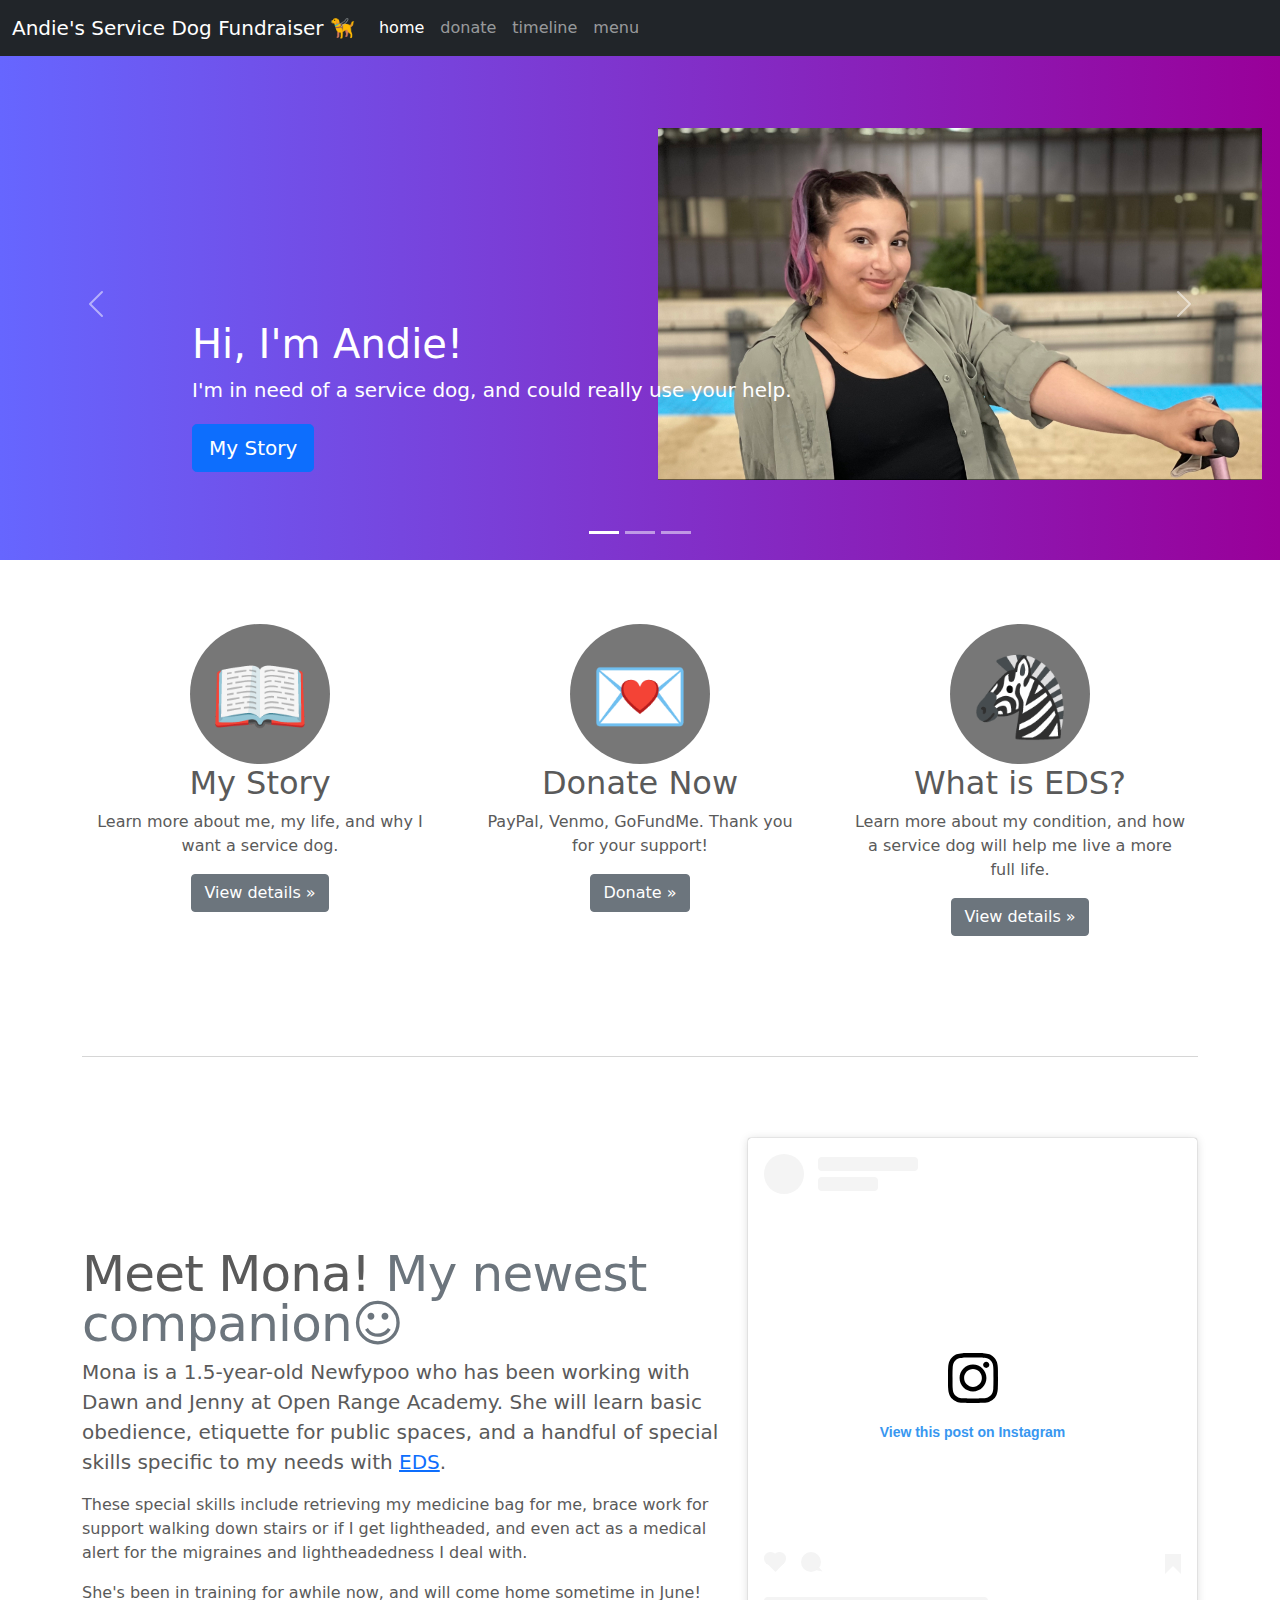
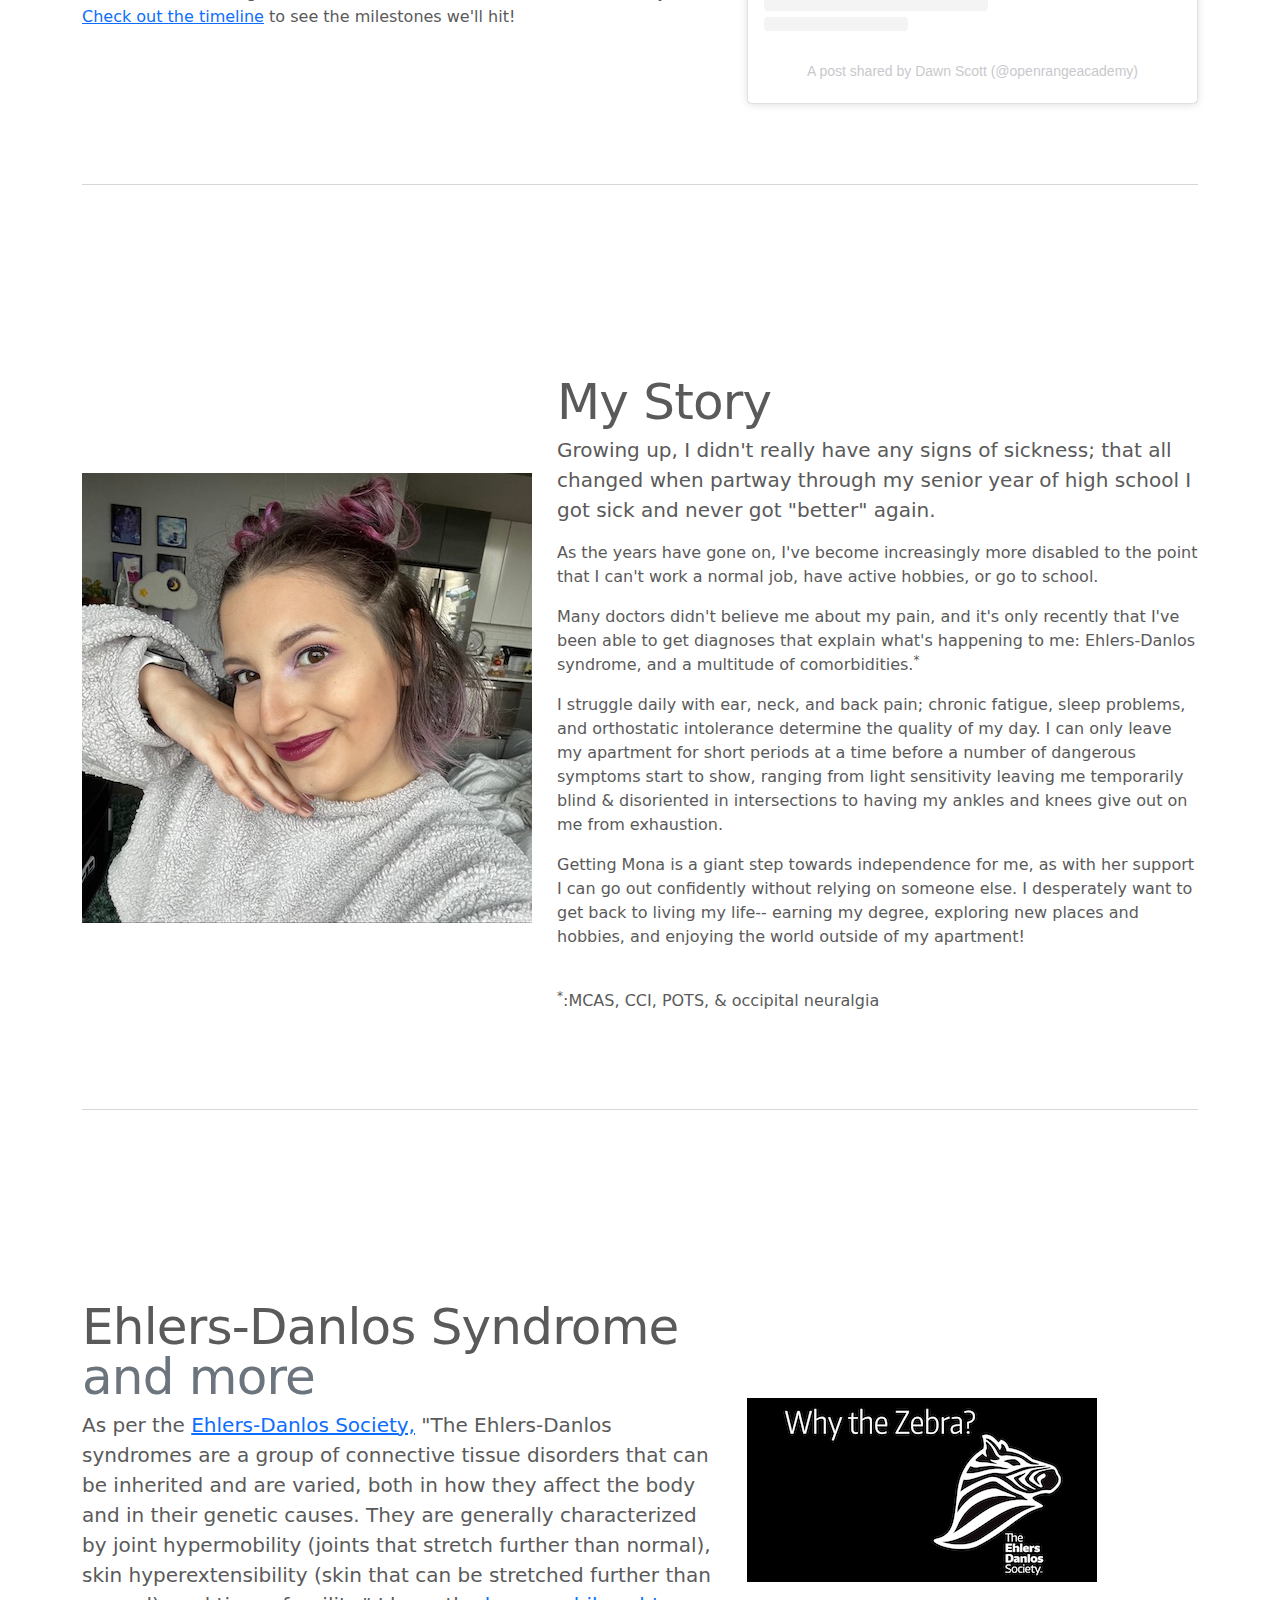
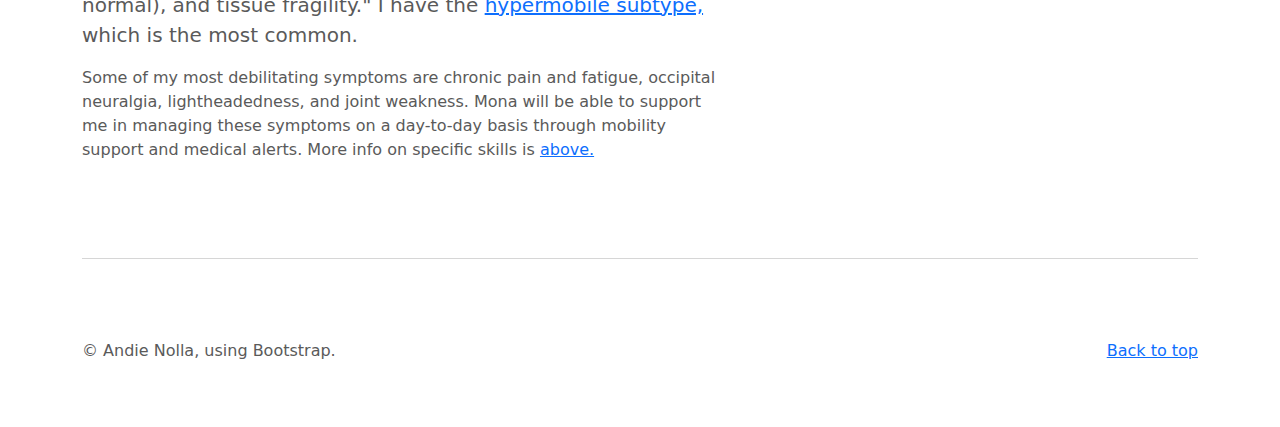
<file: index.html>
<!doctype html>
<html lang="en">
  <head>
    <meta charset="utf-8">
    <meta name="viewport" content="width=device-width, initial-scale=1">
    <meta name="description" content="Fundraiser Website">
    <meta name="author" content="Andie Nolla, Mark Otto, Jacob Thornton, and Bootstrap contributors">
    <meta name="generator" content="Hugo 0.88.1">
    <title> Support Andie! </title>
    <link rel="icon" type="image/x-icon" href="images/favicon.ico">
    <link rel="canonical" href="https://getbootstrap.com/docs/5.1/examples/carousel/">



    <!-- Bootstrap core CSS -->
<link href="assets/dist/css/bootstrap.min.css" rel="stylesheet">

    <style>
      .bd-placeholder-img {
        font-size: 1.125rem;
        text-anchor: middle;
        -webkit-user-select: none;
        -moz-user-select: none;
        user-select: none;
      }

      @media (min-width: 768px) {
        .bd-placeholder-img-lg {
          font-size: 3.5rem;
        }
      }
    </style>


    <!-- Custom styles for this template -->
    <link href="carousel.css" rel="stylesheet">
  </head>
  <body>

<header>
  <nav class="navbar navbar-expand-md navbar-dark fixed-top bg-dark">
    <div class="container-fluid">
      <a class="navbar-brand" href="#">Andie's Service Dog Fundraiser 🦮</a>
      <button class="navbar-toggler" type="button" data-bs-toggle="collapse" data-bs-target="#navbarCollapse" aria-controls="navbarCollapse" aria-expanded="false" aria-label="Toggle navigation">
        <span class="navbar-toggler-icon"></span>
      </button>
      <div class="collapse navbar-collapse" id="navbarCollapse">
        <ul class="navbar-nav me-auto mb-2 mb-md-0">
          <li class="nav-item">
            <a class="nav-link active" aria-current="page" href="#">home</a>
          </li>
          <li class="nav-item">
            <a class="nav-link" href="donate.html">donate</a>
          </li>
          <li class="nav-item">
            <a class="nav-link" aria-current="page" href="timeline.html">timeline</a>
          </li>
          <div class="dropdown">
          <li class="nav-item">
            <a class="nav-link" href="#">menu</a>
          </li>
          <div class="dropdown-content">
            <ul>
                <a class="nav-link" href="#story">life</a>
                <a class="nav-link" href="#eds">disability</a>
                <a class="nav-link" href="#mona">Mona</a>
              </ul>
          </div>
        </div>
        </ul>
      </div>
    </div>
  </nav>
</header>

<main>

  <div id="myCarousel" class="carousel slide" data-bs-ride="carousel">
    <div class="carousel-indicators">
      <button type="button" data-bs-target="#myCarousel" data-bs-slide-to="0" class="active" aria-current="true" aria-label="Slide 1"></button>
      <button type="button" data-bs-target="#myCarousel" data-bs-slide-to="1" aria-label="Slide 2"></button>
      <button type="button" data-bs-target="#myCarousel" data-bs-slide-to="2" aria-label="Slide 3"></button>
    </div>
    <div class="carousel-inner">
      <div class="carousel-item active">
        <img id="me" src="images/me.jpg" alt="Girl sitting on bench with cane.">
        <svg class="gradient" width="100%" height="100%" xmlns="http://www.w3.org/2000/svg" aria-hidden="true" preserveAspectRatio="xMidYMid slice" focusable="false">
          <defs>
              <linearGradient id="grad1" x1="0%" y1="0%" x2="100%" y2="0%">
                <stop offset="0%"
                style="stop-color:rgb(102,102,255);stop-opacity:1" />
                <stop offset="100%"
                style="stop-color:rgb(153,0,153);stop-opacity:1" />
              </linearGradient>
            </defs>
          <rect width="100%" height="100%" fill="url(#grad1)"/></svg>

        <div class="container">
          <div id="intro" class="carousel-caption text-start">
            <h1>Hi, I'm Andie!</h1>
            <p>I'm in need of a service dog, and could really use your help. </p>
            <p><a class="btn btn-lg btn-primary" href="#story">My Story</a></p>
          </div>
        </div>
      </div>
      <div class="carousel-item">
        <img id="monapic"src="images/mona.jpg" alt="Black Newfypoo puppy with big, golden eyes.">
        <svg class="gradient" width="100%" height="100%" xmlns="http://www.w3.org/2000/svg" aria-hidden="true" preserveAspectRatio="xMidYMid slice" focusable="false">
          <defs>
              <linearGradient id="grad2" x1="0%" y1="0%" x2="100%" y2="0%">
                <stop offset="0%"
                style="stop-color:rgb(153,0,153);stop-opacity:1" />
                <stop offset="100%"
                style="stop-color:rgb(255,204,255);stop-opacity:1" />
              </linearGradient>
            </defs>
          <rect width="100%" height="100%" fill="url(#grad2)"/></svg>


        <div class="container">
          <div class="carousel-caption">
            <h1>Meet Mona</h1>
            <p>Get to know the dog I'll be working with!</p>
            <p><a class="btn btn-lg btn-primary" href="#mona">Learn more</a></p>
          </div>
        </div>
      </div>
      <div class="carousel-item">
        <svg class="gradient" width="100%" height="100%" xmlns="http://www.w3.org/2000/svg" aria-hidden="true" preserveAspectRatio="xMidYMid slice" focusable="false">
          <defs>
              <linearGradient id="grad3" x1="0%" y1="0%" x2="100%" y2="0%">
                <stop offset="0%"
                style="stop-color:rgb(255,204,255);stop-opacity:1" />
                <stop offset="100%"
                style="stop-color:rgb(102,102,255);stop-opacity:1" />
              </linearGradient>
            </defs>
          <rect width="100%" height="100%" fill="url(#grad3)"/></svg>

        <div class="container">
          <div class="carousel-caption text-end">
            <h1>Give Today</h1>
            <p>Your support would mean everything to me as I try to get back out into the world. </p>
            <p><a class="btn btn-lg btn-primary" href="donate.html">Donate</a></p>
          </div>
        </div>
      </div>
    </div>
    <button class="carousel-control-prev" type="button" data-bs-target="#myCarousel" data-bs-slide="prev">
      <span class="carousel-control-prev-icon" aria-hidden="true"></span>
      <span class="visually-hidden">Previous</span>
    </button>
    <button class="carousel-control-next" type="button" data-bs-target="#myCarousel" data-bs-slide="next">
      <span class="carousel-control-next-icon" aria-hidden="true"></span>
      <span class="visually-hidden">Next</span>
    </button>
  </div>


  <!-- Marketing messaging and featurettes
  ================================================== -->
  <!-- Wrap the rest of the page in another container to center all the content. -->

  <div class="container marketing">

    <!-- Three columns of text below the carousel -->
    <div class="row">
      <div class="col-lg-4">
        <svg class="bd-placeholder-img rounded-circle" width="140" height="140" xmlns="http://www.w3.org/2000/svg" role="img" aria-label="Placeholder: 140x140" preserveAspectRatio="xMidYMid slice" focusable="false">
          <rect width="100%" height="100%" fill="#777"/>
          <text fill="#ffffff" font-size="80" font-family="Verdana" x="70" y="100">📖</text></svg>

        <h2>My Story</h2>
        <p>Learn more about me, my life, and why I want a service dog.</p>
        <p><a class="btn btn-secondary" href="#story">View details &raquo;</a></p>
      </div><!-- /.col-lg-4 -->
      <div class="col-lg-4">
        <svg class="bd-placeholder-img rounded-circle" width="140" height="140" xmlns="http://www.w3.org/2000/svg" role="img" aria-label="Placeholder: 140x140" preserveAspectRatio="xMidYMid slice" focusable="false">
          <rect width="100%" height="100%" fill="#777"/>
          <text fill="#ffffff" font-size="80" font-family="Verdana" x="70" y="100">💌</text></svg>

        <h2>Donate Now</h2>
        <p>PayPal, Venmo, GoFundMe. Thank you for your support!</p>
        <p><a class="btn btn-secondary" href="donate.html">Donate &raquo;</a></p>
      </div><!-- /.col-lg-4 -->
      <div class="col-lg-4">
        <svg class="bd-placeholder-img rounded-circle" width="140" height="140" xmlns="http://www.w3.org/2000/svg" role="img" aria-label="Placeholder: 140x140" preserveAspectRatio="xMidYMid slice" focusable="false">
          <rect width="100%" height="100%" fill="#777"/>
          <text fill="#ffffff" font-size="80" font-family="Verdana" x="70" y="100">🦓</text></svg>

        <h2>What is EDS?</h2>
        <p>Learn more about my condition, and how a service dog will help me live a more full life.</p>
        <p><a class="btn btn-secondary" href="#eds">View details &raquo;</a></p>
      </div><!-- /.col-lg-4 -->
    </div><!-- /.row -->


    <!-- START THE FEATURETTES -->

    <hr class="featurette-divider" id="mona">

    <div class="row featurette">
      <div class="col-md-7">
        <h2 class="featurette-heading">Meet Mona! <span class="text-muted">My newest companion☺︎</span></h2>
        <p class="lead">Mona is a 1.5-year-old Newfypoo who has been working with Dawn and Jenny at Open Range Academy. She will learn basic obedience, etiquette for public spaces, and a handful of special skills specific to my needs with <a href="index.html#eds">EDS</a>. </p>
        <p> These special skills include retrieving my medicine bag for me, brace work for support walking down stairs or if I get lightheaded, and even act as a medical alert for the migraines and lightheadedness I deal with. </p>
        <p>She's been in training for awhile now, and will come home sometime in June! <a href="timeline.html">Check out the timeline</a> to see the milestones we'll hit!
      </div>
      <div class="col-md-5">
        <blockquote class="instagram-media" data-instgrm-captioned data-instgrm-permalink="https://www.instagram.com/p/CM933rnhqYR/?utm_source=ig_embed&amp;utm_campaign=loading" data-instgrm-version="14" style=" background:#FFF; border:0; border-radius:3px; box-shadow:0 0 1px 0 rgba(0,0,0,0.5),0 1px 10px 0 rgba(0,0,0,0.15); margin: 1px; max-width:540px; min-width:326px; padding:0; width:99.375%; width:-webkit-calc(100% - 2px); width:calc(100% - 2px);"><div style="padding:16px;"> <a href="https://www.instagram.com/p/CM933rnhqYR/?utm_source=ig_embed&amp;utm_campaign=loading" style=" background:#FFFFFF; line-height:0; padding:0 0; text-align:center; text-decoration:none; width:100%;" target="_blank"> <div style=" display: flex; flex-direction: row; align-items: center;"> <div style="background-color: #F4F4F4; border-radius: 50%; flex-grow: 0; height: 40px; margin-right: 14px; width: 40px;"></div> <div style="display: flex; flex-direction: column; flex-grow: 1; justify-content: center;"> <div style=" background-color: #F4F4F4; border-radius: 4px; flex-grow: 0; height: 14px; margin-bottom: 6px; width: 100px;"></div> <div style=" background-color: #F4F4F4; border-radius: 4px; flex-grow: 0; height: 14px; width: 60px;"></div></div></div><div style="padding: 19% 0;"></div> <div style="display:block; height:50px; margin:0 auto 12px; width:50px;"><svg width="50px" height="50px" viewBox="0 0 60 60" version="1.1" xmlns="https://www.w3.org/2000/svg" xmlns:xlink="https://www.w3.org/1999/xlink"><g stroke="none" stroke-width="1" fill="none" fill-rule="evenodd"><g transform="translate(-511.000000, -20.000000)" fill="#000000"><g><path d="M556.869,30.41 C554.814,30.41 553.148,32.076 553.148,34.131 C553.148,36.186 554.814,37.852 556.869,37.852 C558.924,37.852 560.59,36.186 560.59,34.131 C560.59,32.076 558.924,30.41 556.869,30.41 M541,60.657 C535.114,60.657 530.342,55.887 530.342,50 C530.342,44.114 535.114,39.342 541,39.342 C546.887,39.342 551.658,44.114 551.658,50 C551.658,55.887 546.887,60.657 541,60.657 M541,33.886 C532.1,33.886 524.886,41.1 524.886,50 C524.886,58.899 532.1,66.113 541,66.113 C549.9,66.113 557.115,58.899 557.115,50 C557.115,41.1 549.9,33.886 541,33.886 M565.378,62.101 C565.244,65.022 564.756,66.606 564.346,67.663 C563.803,69.06 563.154,70.057 562.106,71.106 C561.058,72.155 560.06,72.803 558.662,73.347 C557.607,73.757 556.021,74.244 553.102,74.378 C549.944,74.521 548.997,74.552 541,74.552 C533.003,74.552 532.056,74.521 528.898,74.378 C525.979,74.244 524.393,73.757 523.338,73.347 C521.94,72.803 520.942,72.155 519.894,71.106 C518.846,70.057 518.197,69.06 517.654,67.663 C517.244,66.606 516.755,65.022 516.623,62.101 C516.479,58.943 516.448,57.996 516.448,50 C516.448,42.003 516.479,41.056 516.623,37.899 C516.755,34.978 517.244,33.391 517.654,32.338 C518.197,30.938 518.846,29.942 519.894,28.894 C520.942,27.846 521.94,27.196 523.338,26.654 C524.393,26.244 525.979,25.756 528.898,25.623 C532.057,25.479 533.004,25.448 541,25.448 C548.997,25.448 549.943,25.479 553.102,25.623 C556.021,25.756 557.607,26.244 558.662,26.654 C560.06,27.196 561.058,27.846 562.106,28.894 C563.154,29.942 563.803,30.938 564.346,32.338 C564.756,33.391 565.244,34.978 565.378,37.899 C565.522,41.056 565.552,42.003 565.552,50 C565.552,57.996 565.522,58.943 565.378,62.101 M570.82,37.631 C570.674,34.438 570.167,32.258 569.425,30.349 C568.659,28.377 567.633,26.702 565.965,25.035 C564.297,23.368 562.623,22.342 560.652,21.575 C558.743,20.834 556.562,20.326 553.369,20.18 C550.169,20.033 549.148,20 541,20 C532.853,20 531.831,20.033 528.631,20.18 C525.438,20.326 523.257,20.834 521.349,21.575 C519.376,22.342 517.703,23.368 516.035,25.035 C514.368,26.702 513.342,28.377 512.574,30.349 C511.834,32.258 511.326,34.438 511.181,37.631 C511.035,40.831 511,41.851 511,50 C511,58.147 511.035,59.17 511.181,62.369 C511.326,65.562 511.834,67.743 512.574,69.651 C513.342,71.625 514.368,73.296 516.035,74.965 C517.703,76.634 519.376,77.658 521.349,78.425 C523.257,79.167 525.438,79.673 528.631,79.82 C531.831,79.965 532.853,80.001 541,80.001 C549.148,80.001 550.169,79.965 553.369,79.82 C556.562,79.673 558.743,79.167 560.652,78.425 C562.623,77.658 564.297,76.634 565.965,74.965 C567.633,73.296 568.659,71.625 569.425,69.651 C570.167,67.743 570.674,65.562 570.82,62.369 C570.966,59.17 571,58.147 571,50 C571,41.851 570.966,40.831 570.82,37.631"></path></g></g></g></svg></div><div style="padding-top: 8px;"> <div style=" color:#3897f0; font-family:Arial,sans-serif; font-size:14px; font-style:normal; font-weight:550; line-height:18px;">View this post on Instagram</div></div><div style="padding: 12.5% 0;"></div> <div style="display: flex; flex-direction: row; margin-bottom: 14px; align-items: center;"><div> <div style="background-color: #F4F4F4; border-radius: 50%; height: 12.5px; width: 12.5px; transform: translateX(0px) translateY(7px);"></div> <div style="background-color: #F4F4F4; height: 12.5px; transform: rotate(-45deg) translateX(3px) translateY(1px); width: 12.5px; flex-grow: 0; margin-right: 14px; margin-left: 2px;"></div> <div style="background-color: #F4F4F4; border-radius: 50%; height: 12.5px; width: 12.5px; transform: translateX(9px) translateY(-18px);"></div></div><div style="margin-left: 8px;"> <div style=" background-color: #F4F4F4; border-radius: 50%; flex-grow: 0; height: 20px; width: 20px;"></div> <div style=" width: 0; height: 0; border-top: 2px solid transparent; border-left: 6px solid #f4f4f4; border-bottom: 2px solid transparent; transform: translateX(16px) translateY(-4px) rotate(30deg)"></div></div><div style="margin-left: auto;"> <div style=" width: 0px; border-top: 8px solid #F4F4F4; border-right: 8px solid transparent; transform: translateY(16px);"></div> <div style=" background-color: #F4F4F4; flex-grow: 0; height: 12px; width: 16px; transform: translateY(-4px);"></div> <div style=" width: 0; height: 0; border-top: 8px solid #F4F4F4; border-left: 8px solid transparent; transform: translateY(-4px) translateX(8px);"></div></div></div> <div style="display: flex; flex-direction: column; flex-grow: 1; justify-content: center; margin-bottom: 24px;"> <div style=" background-color: #F4F4F4; border-radius: 4px; flex-grow: 0; height: 14px; margin-bottom: 6px; width: 224px;"></div> <div style=" background-color: #F4F4F4; border-radius: 4px; flex-grow: 0; height: 14px; width: 144px;"></div></div></a><p style=" color:#c9c8cd; font-family:Arial,sans-serif; font-size:14px; line-height:17px; margin-bottom:0; margin-top:8px; overflow:hidden; padding:8px 0 7px; text-align:center; text-overflow:ellipsis; white-space:nowrap;"><a href="https://www.instagram.com/p/CM933rnhqYR/?utm_source=ig_embed&amp;utm_campaign=loading" style=" color:#c9c8cd; font-family:Arial,sans-serif; font-size:14px; font-style:normal; font-weight:normal; line-height:17px; text-decoration:none;" target="_blank">A post shared by Dawn Scott (@openrangeacademy)</a></p></div></blockquote> <script async src="https://www.instagram.com/embed.js"></script>

      </div>
    </div>

    <hr class="featurette-divider" id="story">

    <div class="row featurette">
      <div class="col-md-7 order-md-2">
        <h2 class="featurette-heading">My Story</h2>
        <p class="lead">Growing up, I didn't really have any signs of sickness; that all changed when partway through my senior year of high school I got sick and never got "better" again.</p>
        <p>As the years have gone on, I've become increasingly more disabled to the point that I can't work a normal job, have active hobbies, or go to school. </p>
        <p>Many doctors didn't believe me about my pain, and it's only recently that I've been able to get diagnoses that explain what's happening to me: Ehlers-Danlos syndrome, and a multitude of comorbidities.<sup>*</sup></p>
        <p>I struggle daily with ear, neck, and back pain; chronic fatigue, sleep problems, and orthostatic intolerance determine the quality of my day. I can only leave my apartment for short periods at a time before a number of dangerous symptoms start to show, ranging from light sensitivity leaving me temporarily blind & disoriented in intersections to having my ankles and knees give out on me from exhaustion.</p>
        <p>Getting Mona is a giant step towards independence for me, as with her support I can go out confidently without relying on someone else. I desperately want to get back to living my life-- earning my degree, exploring new places and hobbies, and enjoying the world outside of my apartment!</p>
        <br>
        <p><sup>*</sup>:MCAS, CCI, POTS, & occipital neuralgia</p>
      </div>
      <div class="col-md-5 order-md-1 fix">
        <img src="images/me2.jpg" alt="Girl with tan skin, purple hair and makeup, and a light grey cropped sweater.">

      </div>
    </div>

    <hr class="featurette-divider" id="eds">

    <div class="row featurette">
      <div class="col-md-7">
        <h2 class="featurette-heading">Ehlers-Danlos Syndrome <span class="text-muted">and more</span></h2>
          <p class="lead">As per the <a href="https://ehlers-danlos.com/wp-content/uploads/WhatAreEDS2017-USletter.pdf" target="_blank">Ehlers-Danlos Society,</a> "The Ehlers-Danlos syndromes are a group of connective tissue disorders that can be inherited and are
  varied, both in how they affect the body and in their
  genetic causes. They are generally characterized by
  joint hypermobility (joints that stretch further than
  normal), skin hyperextensibility (skin that can be
  stretched further than normal), and tissue fragility."
  I have the <a href="https://www.ehlers-danlos.com/2017-eds-classification-non-experts/hypermobile-ehlers-danlos-syndrome-clinical-description-natural-history/" target="_blank">hypermobile subtype,</a> which is the most common. </p>
  <p>Some of my most debilitating symptoms are chronic pain and fatigue, occipital neuralgia, lightheadedness,
    and joint weakness. Mona will be able to support me in managing these symptoms on a day-to-day basis through mobility support and medical alerts. More info on specific skills is <a href="index.html#mona">above.</a>
      </div>
      <div class="col-md-5 fix">
        <a href="https://www.ehlers-danlos.com/why-the-zebra/" target="_blank">
        <img src="images/eds.png" alt="EDS Zebra Logo">
      </a>
      </div>
    </div>

    <hr class="featurette-divider">

    <!-- /END THE FEATURETTES -->

  </div><!-- /.container -->


  <!-- FOOTER -->
  <footer class="container">
    <p class="float-end"><a href="#">Back to top</a></p>
    <p>&copy; Andie Nolla, using Bootstrap. </p>
  </footer>
</main>


    <script src="assets/dist/js/bootstrap.bundle.min.js"></script>


  </body>
</html>
</file>
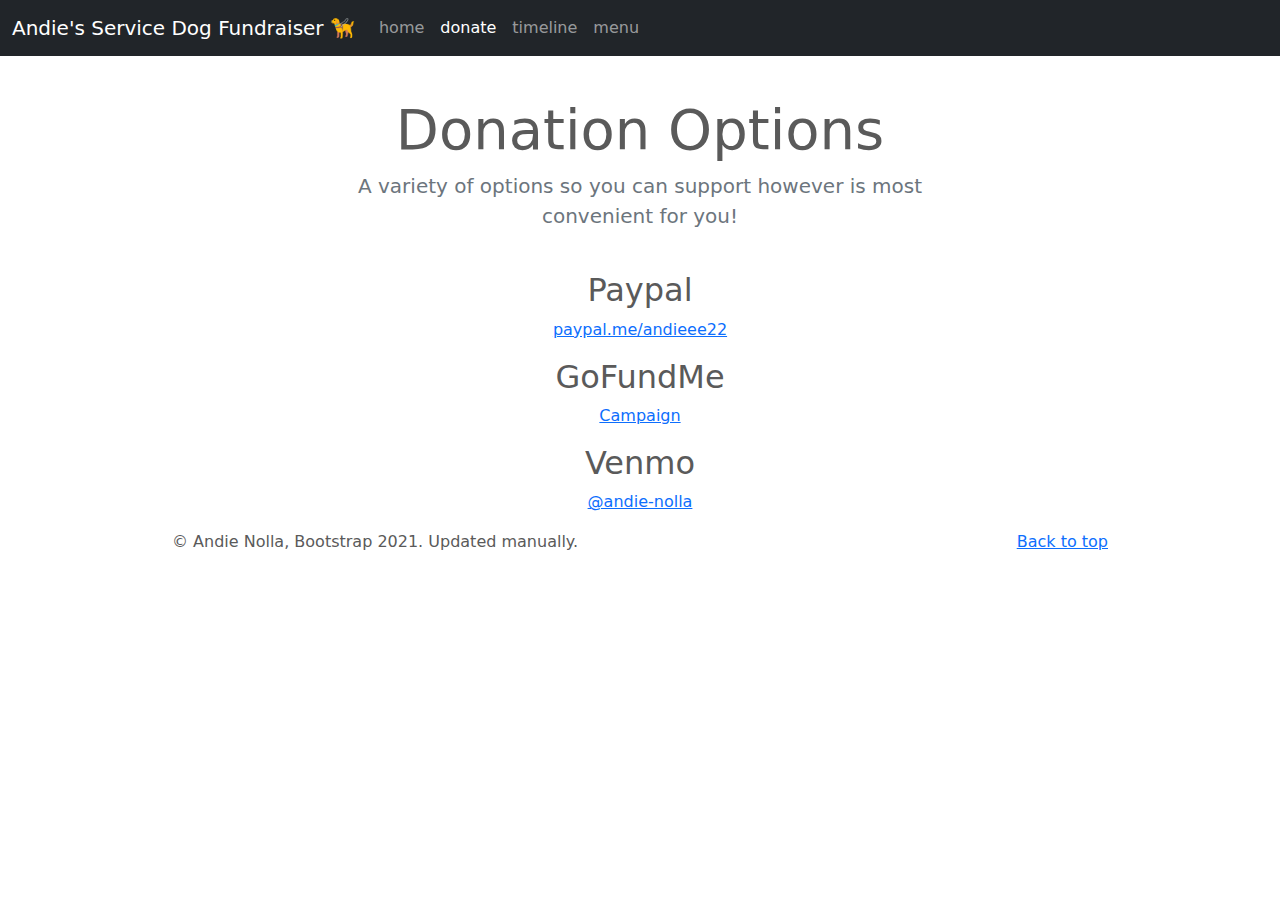
<file: donate.html>
<!doctype html>
<html lang="en">
  <head>
    <meta charset="utf-8">
    <meta name="viewport" content="width=device-width, initial-scale=1">
    <meta name="description" content="Fundraiser Website">
    <meta name="author" content="Andie Nolla, Mark Otto, Jacob Thornton, and Bootstrap contributors">
    <meta name="generator" content="Hugo 0.88.1">
    <title> Support Andie! </title>
    <link rel="icon" type="image/x-icon" href="images/favicon.ico">
    <link rel="canonical" href="https://getbootstrap.com/docs/5.1/examples/carousel/">



    <!-- Bootstrap core CSS -->
<link href="assets/dist/css/bootstrap.min.css" rel="stylesheet">
<style>
  .bd-placeholder-img {
    font-size: 1.125rem;
    text-anchor: middle;
    -webkit-user-select: none;
    -moz-user-select: none;
    user-select: none;
  }

  @media (min-width: 768px) {
    .bd-placeholder-img-lg {
      font-size: 3.5rem;
    }
  }
</style>


    <!-- Custom styles for this template -->
    <link href="donate.css" rel="stylesheet">
  </head>
  <body>

<header>
  <nav class="navbar navbar-expand-md navbar-dark fixed-top bg-dark">
    <div class="container-fluid">
      <a class="navbar-brand" href="#">Andie's Service Dog Fundraiser 🦮 </a>
      <button class="navbar-toggler" type="button" data-bs-toggle="collapse" data-bs-target="#navbarCollapse" aria-controls="navbarCollapse" aria-expanded="false" aria-label="Toggle navigation">
        <span class="navbar-toggler-icon"></span>
      </button>
      <div class="collapse navbar-collapse" id="navbarCollapse">
        <ul class="navbar-nav me-auto mb-2 mb-md-0">
          <li class="nav-item">
            <a class="nav-link"  href="index.html">home</a>
          </li>
          <li class="nav-item">
            <a class="nav-link active" aria-current="page" href="#">donate</a>
          </li>
          <li class="nav-item">
            <a class="nav-link" aria-current="page" href="timeline.html">timeline</a>
          </li>
          <div class="dropdown">
          <li class="nav-item">
            <a class="nav-link" href="#">menu</a>
          </li>
          <div class="dropdown-content">
            <ul>
                <a class="nav-link" href="index.html#story">life</a>
                <a class="nav-link" href="index.html#eds">disability</a>
                <a class="nav-link" href="index.html#mona">Mona</a>
              </ul>
          </div>
        </div>
        </ul>
      </div>
    </div>
  </nav>
  <div class="pricing-header p-3 pb-md-4 mx-auto text-center">
      <h1 class="display-4 fw-normal">Donation Options</h1>
      <p class="fs-5 text-muted">A variety of options so you can support however is most convenient for you!</p>
    </div>
</header>
<main>
  <div class="options">
<h2>Paypal</h2>
<p><a href="https://www.paypal.com/paypalme/andieee22">paypal.me/andieee22</a></p>
<h2>GoFundMe</h2>
<p><a href="https://www.gofundme.com/f/service-dog-for-andie">Campaign</a></p>
<h2>Venmo</h2>
<p><a href="https://www.venmo.com/u/Andie-Nolla">@andie-nolla</a></p>
</div>

<!-- FOOTER -->
<footer class="container">
  <p class="float-end"><a href="#">Back to top</a></p>
  <p>&copy; Andie Nolla, Bootstrap 2021. Updated manually.</p>
</footer>
</main>


  <script src="assets/dist/js/bootstrap.bundle.min.js"></script>


</body>
</html>
</file>
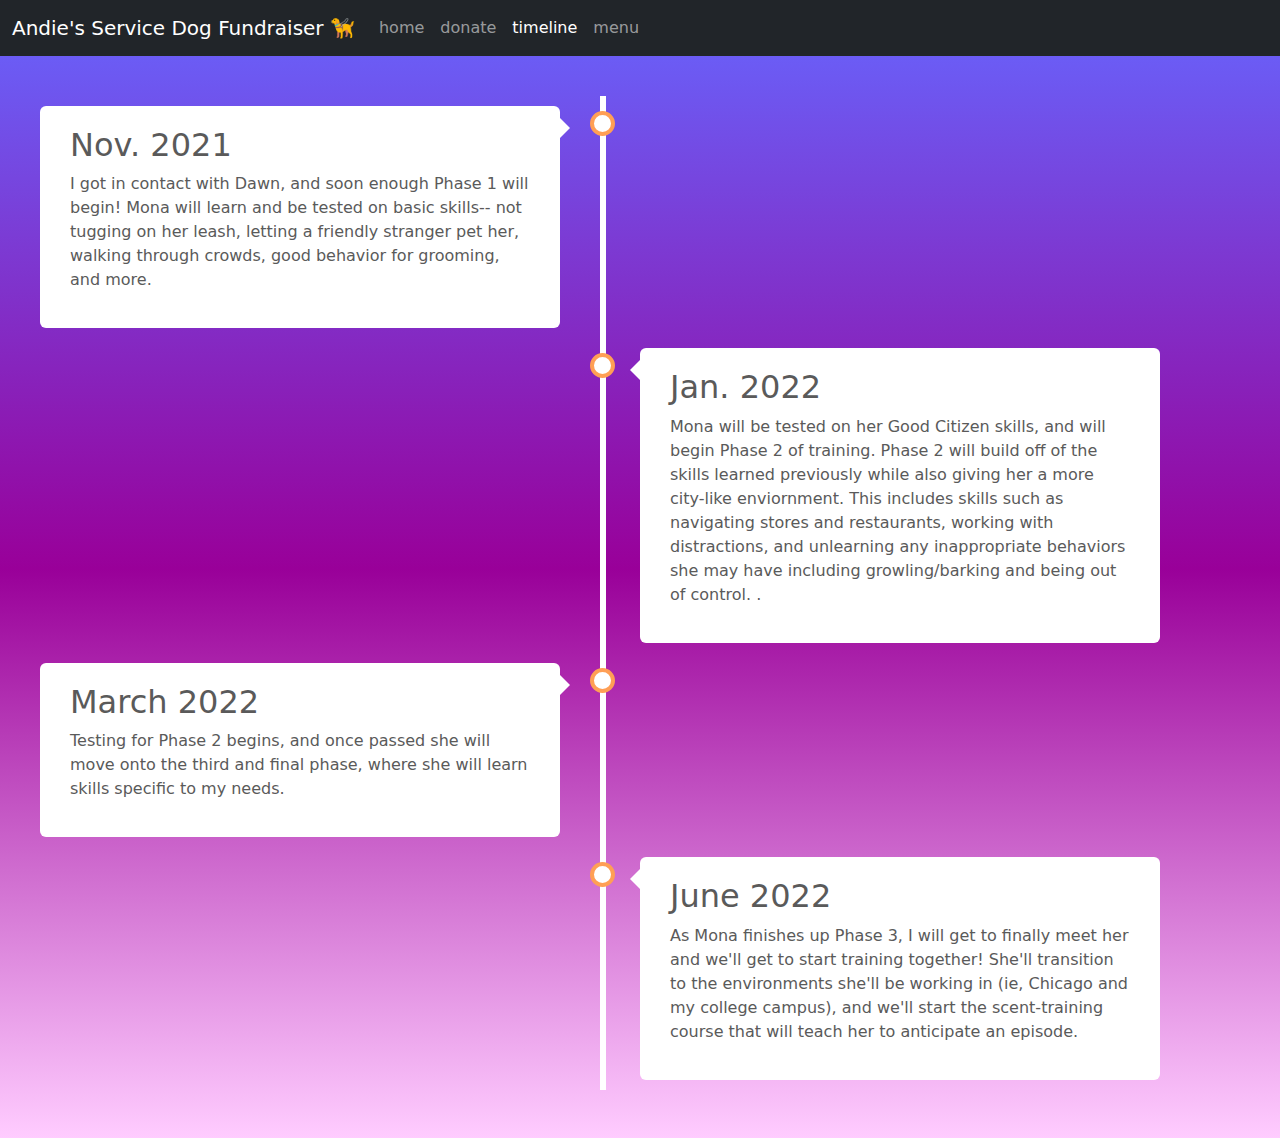
<file: timeline.html>
<!doctype html>
<html lang="en">
  <head>
    <meta charset="utf-8">
    <meta name="viewport" content="width=device-width, initial-scale=1.0">
    <meta name="description" content="Fundraiser Website">
    <meta name="author" content="Andie Nolla, Mark Otto, Jacob Thornton, and Bootstrap contributors">
    <meta name="generator" content="Hugo 0.88.1">
    <title> Support Andie! </title>
    <link rel="icon" type="image/x-icon" href="images/favicon.ico">
    <link rel="canonical" href="https://getbootstrap.com/docs/5.1/examples/carousel/">



    <!-- Bootstrap core CSS -->
<link href="assets/dist/css/bootstrap.min.css" rel="stylesheet">

    <style>
      .bd-placeholder-img {
        font-size: 1.125rem;
        text-anchor: middle;
        -webkit-user-select: none;
        -moz-user-select: none;
        user-select: none;
      }

      @media (min-width: 768px) {
        .bd-placeholder-img-lg {
          font-size: 3.5rem;
        }
      }
    </style>


    <!-- Custom styles for this template -->
    <link href="timeline.css" rel="stylesheet">
  </head>
  <body>

<header>
  <nav class="navbar navbar-expand-md navbar-dark fixed-top bg-dark">
    <div class="container-fluid">
      <a class="navbar-brand" href="#">Andie's Service Dog Fundraiser 🦮</a>
      <button class="navbar-toggler" type="button" data-bs-toggle="collapse" data-bs-target="#navbarCollapse" aria-controls="navbarCollapse" aria-expanded="false" aria-label="Toggle navigation">
        <span class="navbar-toggler-icon"></span>
      </button>
      <div class="collapse navbar-collapse" id="navbarCollapse">
        <ul class="navbar-nav me-auto mb-2 mb-md-0">
          <li class="nav-item">
            <a class="nav-link" href="index.html">home</a>
          </li>
          <li class="nav-item">
            <a class="nav-link" href="donate.html">donate</a>
          </li>
          <li class="nav-item">
            <a class="nav-link active" aria-current="page" href="#">timeline</a>
          </li>
          <div class="dropdown">
          <li class="nav-item">
            <a class="nav-link" href="#">menu</a>
          </li>
          <div class="dropdown-content">
            <ul>
                <a class="nav-link" href="index.html#story">life</a>
                <a class="nav-link" href="index.html#eds">disability</a>
                <a class="nav-link" href="index.html#mona">Mona</a>
              </ul>
          </div>
        </div>
        </ul>
      </div>
    </div>
  </nav>
</header>
<main>

<body>

<div class="timeline">
  <div class="container left">
    <div class="content">
      <h2>Nov. 2021</h2>
      <p>I got in contact with Dawn, and soon enough Phase 1 will begin! Mona will learn and be tested on basic skills-- not tugging on her leash, letting a friendly stranger pet her, walking through crowds, good behavior for grooming, and more.
    </div>
  </div>
  <div class="container right">
    <div class="content">
      <h2>Jan. 2022</h2>
      <p>Mona will be tested on her Good Citizen skills, and will begin Phase 2 of training. Phase 2 will build off of the skills learned previously while also giving her a more city-like enviornment. This includes skills such as navigating stores and restaurants, working with distractions, and unlearning any inappropriate behaviors she may have including growling/barking and being out of control.  .</p>
    </div>
  </div>
  <div class="container left">
    <div class="content">
      <h2>March 2022</h2>
      <p>Testing for Phase 2 begins, and once passed she will move onto the third and final phase, where she will learn skills specific to my needs.</p>
    </div>
  </div>
  <div class="container right">
    <div class="content">
      <h2>June 2022</h2>
      <p>As Mona finishes up Phase 3, I will get to finally meet her and we'll get to start training together! She'll transition to the environments she'll be working in (ie, Chicago and my college campus), and we'll start the scent-training course that will teach her to anticipate an episode.</p>
    </div>
  </div>
</div>

</body>
</file>
<file: carousel.css>
/* GLOBAL STYLES
-------------------------------------------------- */
/* Padding below the footer and lighter body text */
html {
  scroll-behavior: smooth;
}

body {
  padding-top: 3rem;
  padding-bottom: 3rem;
  color: #5a5a5a;
}

img{
  object-fit:scale-down;
  padding-top: 3rem;
  padding-bottom: 3rem;
}

#cards{
  max-width: 960px;
  justify-content: center;
  margin-left: 15rem;
}

#me {
  min-width: 150%;
  padding-top: 5rem;
  padding-bottom: 5rem;
}

#monapic{
  padding-bottom: 15rem;
}

.dropdown {
  position: relative;
  display: inline-block;
}

.dropdown-content {
  display: none;
  position: absolute;
  background-color: #000000;
  box-shadow: 0px 8px 16px 0px rgba(0,0,0,0.2);
  padding: 2px 2px;
  z-index: 1;
  color: white;
}

.dropdown:hover .dropdown-content {
  display: block;
}

/* CUSTOMIZE THE CAROUSEL
-------------------------------------------------- */

/* Carousel base class */
.carousel {
  margin-bottom: 4rem;
}
/* Since positioning the image, we need to help out the caption */
.carousel-caption {
  bottom: 3rem;
  z-index: 10;
}

/* Declare heights because of positioning of img element */
.carousel-item {
  height: 32rem;
}
.carousel-item > img {
  position:absolute;
  top: 0;
  left: 0;
  min-width: 100%;
  height: 32rem;
}


/* MARKETING CONTENT
-------------------------------------------------- */

/* Center align the text within the three columns below the carousel */
.marketing .col-lg-4 {
  margin-bottom: 1.5rem;
  text-align: center;
}
.marketing h2 {
  font-weight: 400;
}
/* rtl:begin:ignore */
.marketing .col-lg-4 p {
  margin-right: .75rem;
  margin-left: .75rem;
}
/* rtl:end:ignore */


/* Featurettes
------------------------- */

.featurette-divider {
  margin: 5rem 0; /* Space out the Bootstrap <hr> more */
}

/* Thin out the marketing headings */
.featurette-heading {
  font-weight: 300;
  line-height: 1;
  /* rtl:remove */
  letter-spacing: -.05rem;
}
.fix {
margin-top: 10rem;
}


/* RESPONSIVE CSS
-------------------------------------------------- */

@media (min-width: 40em) {
  /* Bump up size of carousel content */
  .carousel-caption p {
    margin-bottom: 1.25rem;
    font-size: 1.25rem;
    line-height: 1.4;

  }

  .featurette-heading {
    font-size: 50px;
  }
}

@media (min-width: 62em) {
  .featurette-heading {
    margin-top: 7rem;
  }
}
</file>
<file: donate.css>
/* GLOBAL STYLES
-------------------------------------------------- */
/* Padding below the footer and lighter body text */
html {
  scroll-behavior: smooth;
}

body {
  padding-top: 3rem;
  padding-bottom: 3rem;
  color: #5a5a5a;
}

img{
  object-fit:scale-down;
  padding-top: 3rem;
  padding-bottom: 3rem;
}
.options {
  text-align: center;
}

/*nav*/
.dropdown {
  position: relative;
  display: inline-block;
}

.dropdown-content {
  display: none;
  position: absolute;
  background-color: #000000;
  box-shadow: 0px 8px 16px 0px rgba(0,0,0,0.2);
  padding: 2px 2px;
  z-index: 1;
  color: white;
}

.dropdown:hover .dropdown-content {
  display: block;
}

@import url('https://fonts.googleapis.com/css?family=Roboto:400,500');

#progress {
  /*STEP 1 |||||||||||||||||||||||*/
  /*||||||||||||CHANGE||||||||||||*/

             width: 4.89%;

  /*||||||||||PERCENTAGE||||||||||*/
  /*||||||||||||||||||||||||||||||*/
  /*Next step is at the bottom! Scroll down!*/

  float: left;
  border-radius: 6px;
  height: 20px;
  background: #36B8E9; /* For browsers that do not support gradients */
  background: -webkit-linear-gradient(-90deg, #71F7F2, #36B8E9); /* For Safari 5.1 to 6.0 */
  background: -moz-linear-gradient(-90deg, #71F7F2, #36B8E9); /* For Firefox 3.6 to 15 */
  background: linear-gradient(-90deg, #71F7F2, #36B8E9); /* Standard syntax */
  z-index: 333;
  -webkit-box-shadow: inset 0 1px 2px rgba(0, 0, 0, 0.25), 0 1px rgba(255, 255, 255, 0.08);
  box-shadow: inset 0 1px 2px rgba(0, 0, 0, 0.25), 0 1px rgba(255, 255, 255, 0.08);
}

#countdown-wrap {
  width: 120%;
  height: 160px;
  padding: 20px;
  font-family: 'Roboto', sans-serif, Arial;
  font-weight: 500;
}
#goal {
  font-size: 35px;
  text-align: right;
  width:80%;
}
@media only screen and (max-width: 540px) {
  #goal {
    text-align: center;
  }
}


#glass {
  width: 80%;
  height: 20px;
  border-radius: 6px;
  background: #ee0e0;
  float: left;
  overflow: hidden;
  background-color: #dee0e0;
  box-shadow: 0 2px 3px rgba(0,0,0,.5) inset;
}
.goal-stat {
  width: 20%;
  height: 30px;
  padding: 10px;
  float: left;
  margin: 0;
}
@media only screen and (max-width: 540px) {
  .goal-stat {
    width: 40%;
    text-align: center;
  }
}
.goal-number,
.goal-label {
  display: block;
  font-size: 20px;
}
.goal-number {
  font-weight: bold;
}
#goal-words {
  float: right;
  width: 26%;
  font-size: 25px;
}

.container {
  max-width: 960px;
}

.pricing-header {
  max-width: 700px;
  margin-top: 2rem;
}
</file>
<file: timeline.css>
/* GLOBAL STYLES
-------------------------------------------------- */
/* Padding below the footer and lighter body text */
html {
  scroll-behavior: smooth;
}

* {
  box-sizing: border-box;
}
main {
  padding-top:3rem;
}
body {
  padding-top: 3rem;
  padding-bottom: 3rem;
  color: #5a5a5a;
  background-image: linear-gradient(rgb(102,102,255), rgb(153,0,153), rgb(255,204,255));
}

img {
  object-fit:scale-down;
  padding-top: 3rem;
  padding-bottom: 3rem;
}
/*nav style*/
.dropdown {
  position: relative;
  display: inline-block;
}

.dropdown-content {
  display: none;
  position: absolute;
  background-color: #000000;
  box-shadow: 0px 8px 16px 0px rgba(0,0,0,0.2);
  padding: 2px 2px;
  z-index: 1;
  color: white;
}

.dropdown:hover .dropdown-content {
  display: block;
}

/* The actual timeline (the vertical ruler) */
.timeline {
position: relative;
max-width: 1200px;
margin: 0;
}

/* The actual timeline (the vertical ruler) */
.timeline::after {
content: '';
position: absolute;
width: 6px;
background-color: white;
top: 0;
bottom: 0;
left: 50%;

}

/* Container around content */
.container {
padding: 10px 40px;
position: relative;
background-color: inherit;
width: 50%;
}

/* The circles on the timeline */
.container::after {
content: '';
position: absolute;
width: 25px;
height: 25px;
right: -15px;
background-color: white;
border: 4px solid #FF9F55;
top: 15px;
border-radius: 50%;
z-index: 1;
}

/* Place the container to the left */
.left {
left: -25%;
}

/* Place the container to the right */
.right {
left: 25%;
}

/* Add arrows to the left container (pointing right) */
.left::before {
content: " ";
height: 0;
position: absolute;
top: 22px;
width: 0;
z-index: 1;
right: 30px;
border: medium solid white;
border-width: 10px 0 10px 10px;
border-color: transparent transparent transparent white;
}

/* Add arrows to the right container (pointing left) */
.right::before {
content: " ";
height: 0;
position: absolute;
top: 22px;
width: 0;
z-index: 1;
left: 30px;
border: medium solid white;
border-width: 10px 10px 10px 0;
border-color: transparent white transparent transparent;
}

/* Fix the circle for containers on the right side */
.right::after {
left: -10px;
}

/* The actual content */
.content {
padding: 20px 30px;
background-color: white;
position: relative;
border-radius: 6px;
}

/* Media queries - Responsive timeline on screens less than 600px wide */
@media screen and (max-width: 600px) {
/* Place the timelime to the left */
.timeline::after {
left: 25px;
}

/* Full-width containers */
.container {
width: 100%;
padding-left: 70px;
padding-right: 25px;
}

/* Make sure that all arrows are pointing leftwards */
.container::before {
left: 60px;
border: medium solid white;
border-width: 10px 10px 10px 0;
border-color: transparent white transparent transparent;
}

/* Make sure all circles are at the same spot */
.left::after, .right::after {
left: 15px;
}

/* Make all right containers behave like the left ones */
.right {
left: 0%;
}

.left {
  left:0%;
}
}
</file>
